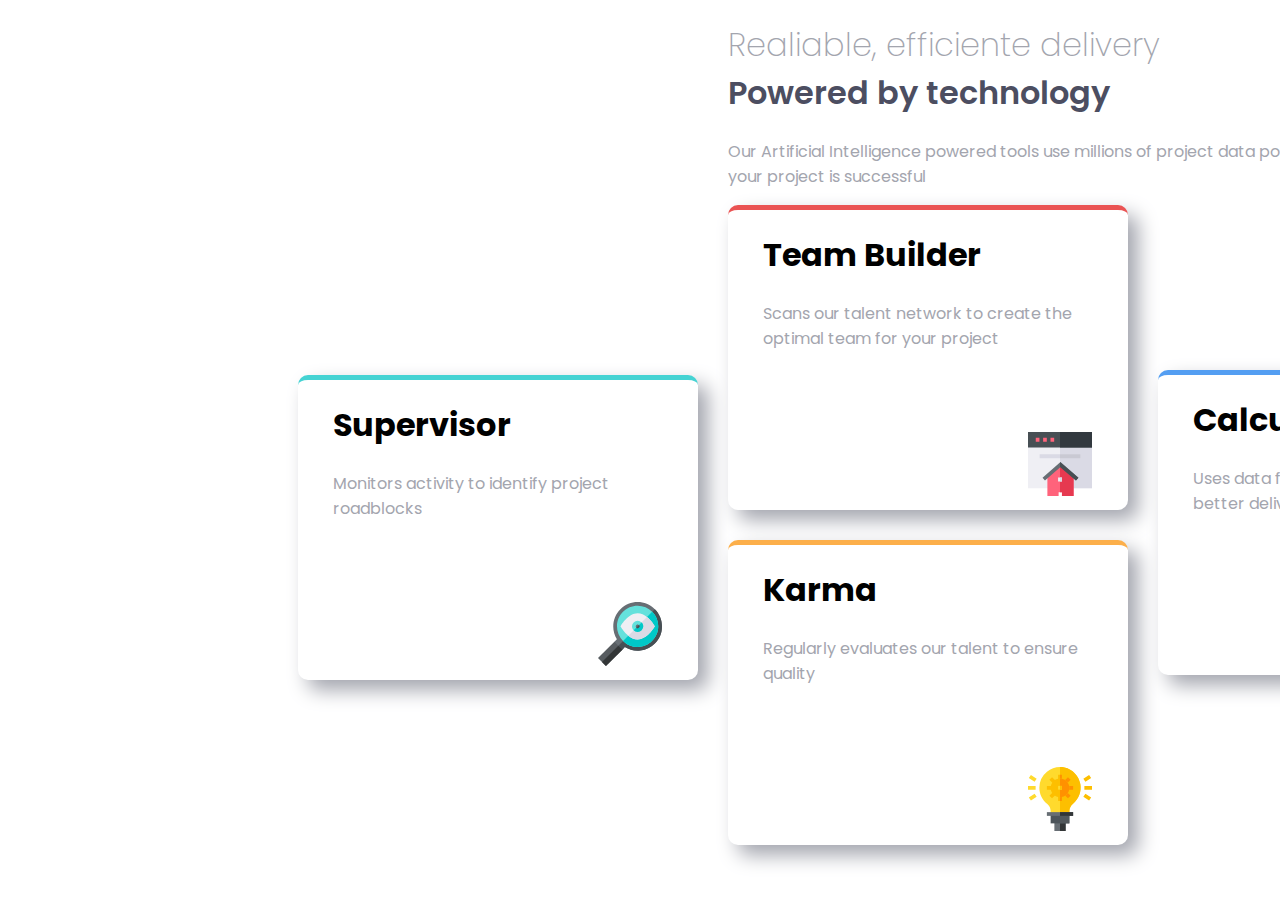
<file: 5/index.html>
<!DOCTYPE html>
<html lang="en">
<head>
    <meta charset="UTF-8">
    <meta http-equiv="X-UA-Compatible" content="IE=edge">
    <meta name="viewport" content="width=device-width, initial-scale=1.0">
    <link rel="preconnect" href="https://fonts.googleapis.com">
    <link rel="preconnect" href="https://fonts.gstatic.com" crossorigin>
    <link href="https://fonts.googleapis.com/css2?family=Poppins:ital,wght@0,200;0,400;0,600;1,100&display=swap" rel="stylesheet">
    <link rel="stylesheet" href="./style.css">
    <title>Document</title>
</head>
<body>
    <main>

        <header>
            <h1>Realiable, efficiente delivery
                <br>
                <span>Powered by technology</span>
            </h1>
            <p>Our Artificial Intelligence powered tools use millions of project data points to ensure that your project is successful</p>
        </header>


        <section>
            <div id="builder">
                <div class="text">
                    <h1>Team Builder</h1>
                    <p>Scans our talent network to create the optimal team for your project</p>
                    <img src="./images/builder.svg" id="teamb">
                </div>
                
            </div>
    
            <div id="calculator">
                <div class="text">
                    <h1>Calculator</h1>
                    <p>Uses data from past projects to provide better delivery estimates</p>
                    <img src="./images/calculator.svg" id="calcu">
                </div>
                
            </div>

            <div id="supervisor">
                <div class="text">
                    <h1>Supervisor</h1>
                    <p>Monitors activity to identify project roadblocks</p>
                    <img src="./images/supervisor.svg" id="sup"> 
                </div>
                
            </div>

            <div id="karma">
                <div class="text">
                    <h1>Karma</h1>
                    <p>Regularly evaluates our talent to ensure quality</p>
                    <img src="./images/karma.svg" id="kar">
                </div>
                
            </div
            
        </section>

    </main>
</body>
</html>
</file>
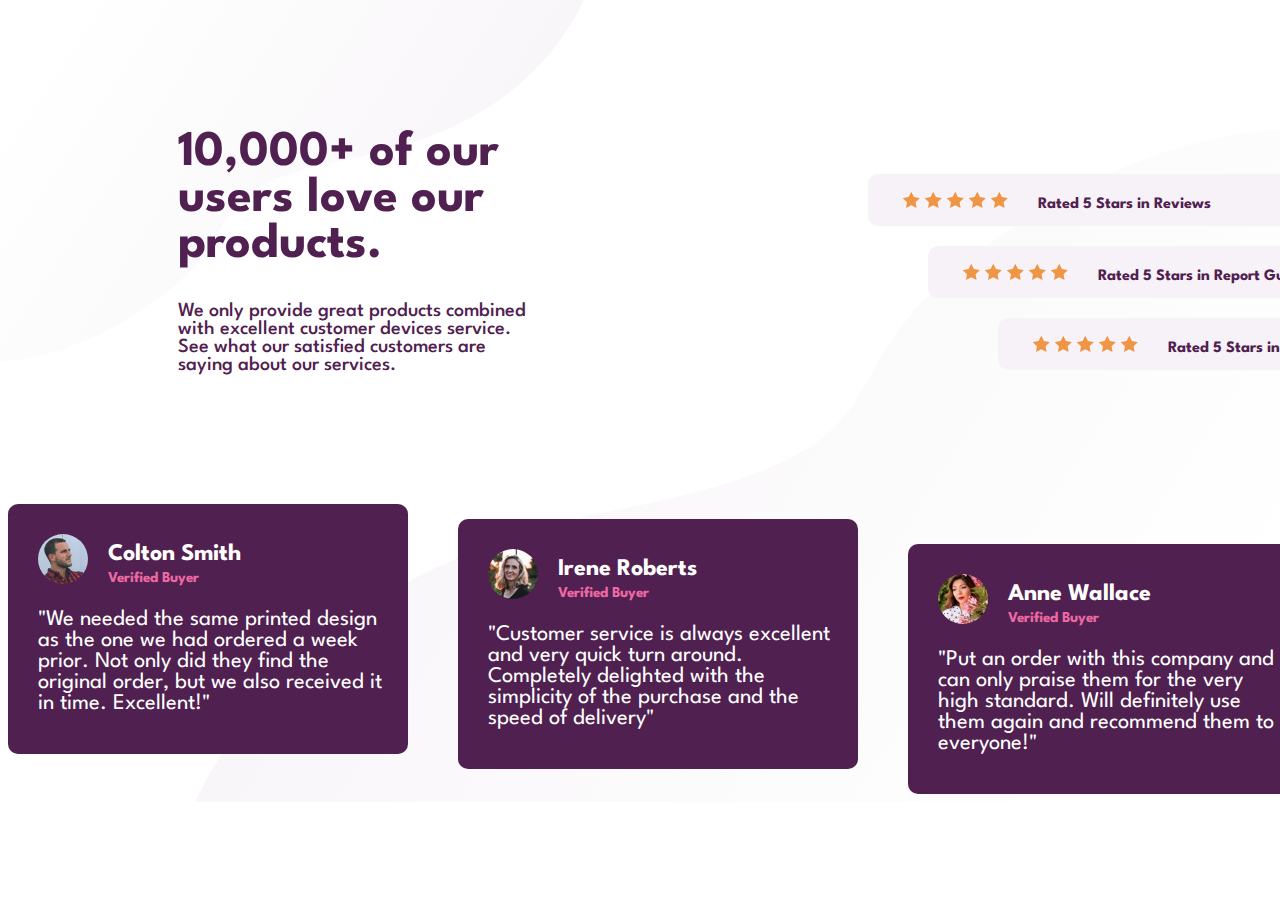
<file: 6/index.html>
<!DOCTYPE html>
<html lang="en">
<head>
    <meta charset="UTF-8">
    <meta http-equiv="X-UA-Compatible" content="IE=edge">
    <meta name="viewport" content="width=device-width, initial-scale=1.0">
    <link rel="preconnect" href="https://fonts.googleapis.com">
    <link rel="preconnect" href="https://fonts.gstatic.com" crossorigin>
    <link href="https://fonts.googleapis.com/css2?family=League+Spartan:wght@400;500;700&display=swap" rel="stylesheet">
    <link rel="stylesheet" href="./style.css">
    <title>Document</title>
</head>
<body>
    <main>
        <header>
            <div id="info">
                <h1>10,000+ of our users love our products.</h1>
                <p>We only provide great products combined with excellent customer devices service. See what our satisfied customers are saying about our services.</p>
            </div>
        </header>

        <section>
            
            <div id="reviews">
                <div class="score"><p><img src="./Images/icon-star.svg"><img src="./Images/icon-star.svg"><img src="./Images/icon-star.svg"><img src="./Images/icon-star.svg"><img src="./Images/icon-star.svg"><span>Rated 5 Stars in Reviews</span></p></div>
                <div class="score" id="second"><p><img src="./Images/icon-star.svg"><img src="./Images/icon-star.svg"><img src="./Images/icon-star.svg"><img src="./Images/icon-star.svg"><img src="./Images/icon-star.svg"><span>Rated 5 Stars in Report Guru</span></p></div>
                <div class="score" id="third"><p><img src="./Images/icon-star.svg"><img src="./Images/icon-star.svg"><img src="./Images/icon-star.svg"><img src="./Images/icon-star.svg"><img src="./Images/icon-star.svg"><span>Rated 5 Stars in BestTech</span></p></div>
            </div>

            <div id="usersreview">
                <div class="review" id="colton">
                    <img src="./Images/image-colton.jpg">
                    <h2 class="text">Colton Smith<br>
                        <span>Verified Buyer</span>
                    </h2>
                    <p class="text">"We needed the same printed design as the one we had ordered a week prior. Not only did they find the original order, but we also received it in time. Excellent!"</p>
                </div>

                <div class="review" id="irene">
                    <img src="./Images/image-irene.jpg">
                    <h2 class="text">Irene Roberts<br>
                        <span>Verified Buyer</span>
                    </h2>
                    <p class="text">"Customer service is always excellent and very quick turn around. Completely delighted with the simplicity of the purchase and the speed of delivery"</p>
                </div>

                <div class="review" id="anne">
                    <img src="./Images/image-anne.jpg">
                    <h2 class="text">Anne Wallace<br>
                        <span>Verified Buyer</span>
                    </h2>
                    <p class="text">"Put an order with this company and can only praise them for the very high standard. Will definitely use them again and recommend them to everyone!"</p>
                </div>

            </div>

        </section>

    </main>
</body>
</html>
</file>
<file: 5/style.css>
body{
    font-family: 'Poppins', sans-serif;
    width: 1440px;
}

header{
    color: hsl(229, 6%, 66%);
    margin-left: 720px;
}

header h1{
    font-weight: 200;
}

header span{
    font-weight: 600;
    color: hsl(234, 12%, 34%);
}

p{
    color: hsl(229, 6%, 66%);
}

.text{
    margin-left: 35px;
}

/*BLOQUE BUILDER*/
#builder{
    border-top: 5px solid hsl(0, 78%, 62%);
    width: 400px;
    height: 300px;
    background-color: white;
    margin-left: 720px;
    margin-bottom: -140px;
    border-radius: 10px;
    box-shadow: 10px 10px 20px hsl(229, 6%, 66%);
}

#teamb{
    margin-top: 65px;
    margin-left: 265px;
}

/*BLOQUE CALCULATOR*/
#calculator{
    border-top: 5px solid hsl(212, 86%, 64%);
    width: 400px;
    height: 300px;
    background-color: white;
    margin-left: 1150px;
    padding: 0px;
    border-radius: 10px;
    box-shadow: 10px 10px 20px hsl(229, 6%, 66%);
}

#calcu{
    margin-top: 65px;
    margin-left: 265px;
}

/*BLOQUE KARMA*/
#karma{
    border-top: 5px solid hsl(34, 97%, 64%);
    width: 400px;
    height: 300px;
    background-color: white;
    margin-left: 720px;
    margin-top: -140px;
    border-radius: 10px;
    box-shadow: 10px 10px 20px hsl(229, 6%, 66%);
}

#sup{
    margin-top: 65px;
    margin-left: 265px;
}
/*BLOQUE SUPERVISOR*/
#supervisor{
    border-top: 5px solid hsl(180, 62%, 55%);
    width: 400px;
    height: 300px;
    background-color: white;
    margin-left: 290px;
    margin-top: -300px;
    border-radius: 10px;
    box-shadow: 10px 10px 20px hsl(229, 6%, 66%);
}

#kar{
    margin-top: 65px;
    margin-left: 265px;
}
</file>
<file: 6/style.css>
body{
    width: 1440px;
    font-family: 'League Spartan', sans-serif;
    background: url(./Images/bg-pattern-top-desktop.svg) top left no-repeat, url(./Images/bg-pattern-bottom-desktop.svg) bottom right no-repeat;
    
}

header{
    color: hsl(300, 43%, 22%);
    width: 350px;
    margin: 130px 170px;
}

header h1{
    font-weight: 700;
    font-size: 50px;
}

header p{
    font-weight: 500;
    font-size: 20px;
}

/*BLOQUE REVIEWS*/
#reviews{
    float: right;
    margin-top: -350px;
}

.score{
    background-color: hsl(300, 24%, 96%);
    border-radius: 10px;
    width: 450px;
    height: 20px;
    padding-top: 2px;
    padding-bottom: 30px;
    margin-top: 20px;
}

.score img{
    margin-left: 5px;
}

.score p{
    margin-left: 30px;
}

.score span{
    margin-left: 30px;
    color: hsl(300, 43%, 22%);
    font-weight: 700;
}

#second{
    margin-left: 60px;
}

#third{
    margin-left: 130px;
}

/*BLOQUE URSERSREVIEW*/
.review{
    background-color: hsl(300, 43%, 22%);
    width: 400px;
    height: 250px;
    border-radius: 10px;
    color: white;
}

.text{
    margin-left: 30px;
}

.review p{
    font-size: 1.4rem;
    margin-right: 20px;
}

#usersreview img{
    border-radius: 50%;
    width: 50px;
    height: 50px;
    margin-top: 30px;
    margin-left: 30px;
}

.review h2{
    margin-left: 100px;
    margin-top: -45px;
}

.review span{
    color: hsl(333, 80%, 67%);
    font-size: 15px;
}

#irene{
    margin-left: 450px;
    margin-top: -235px;
}

#anne{
    margin-left: 900px;
    margin-top: -225px;
}
</file>
